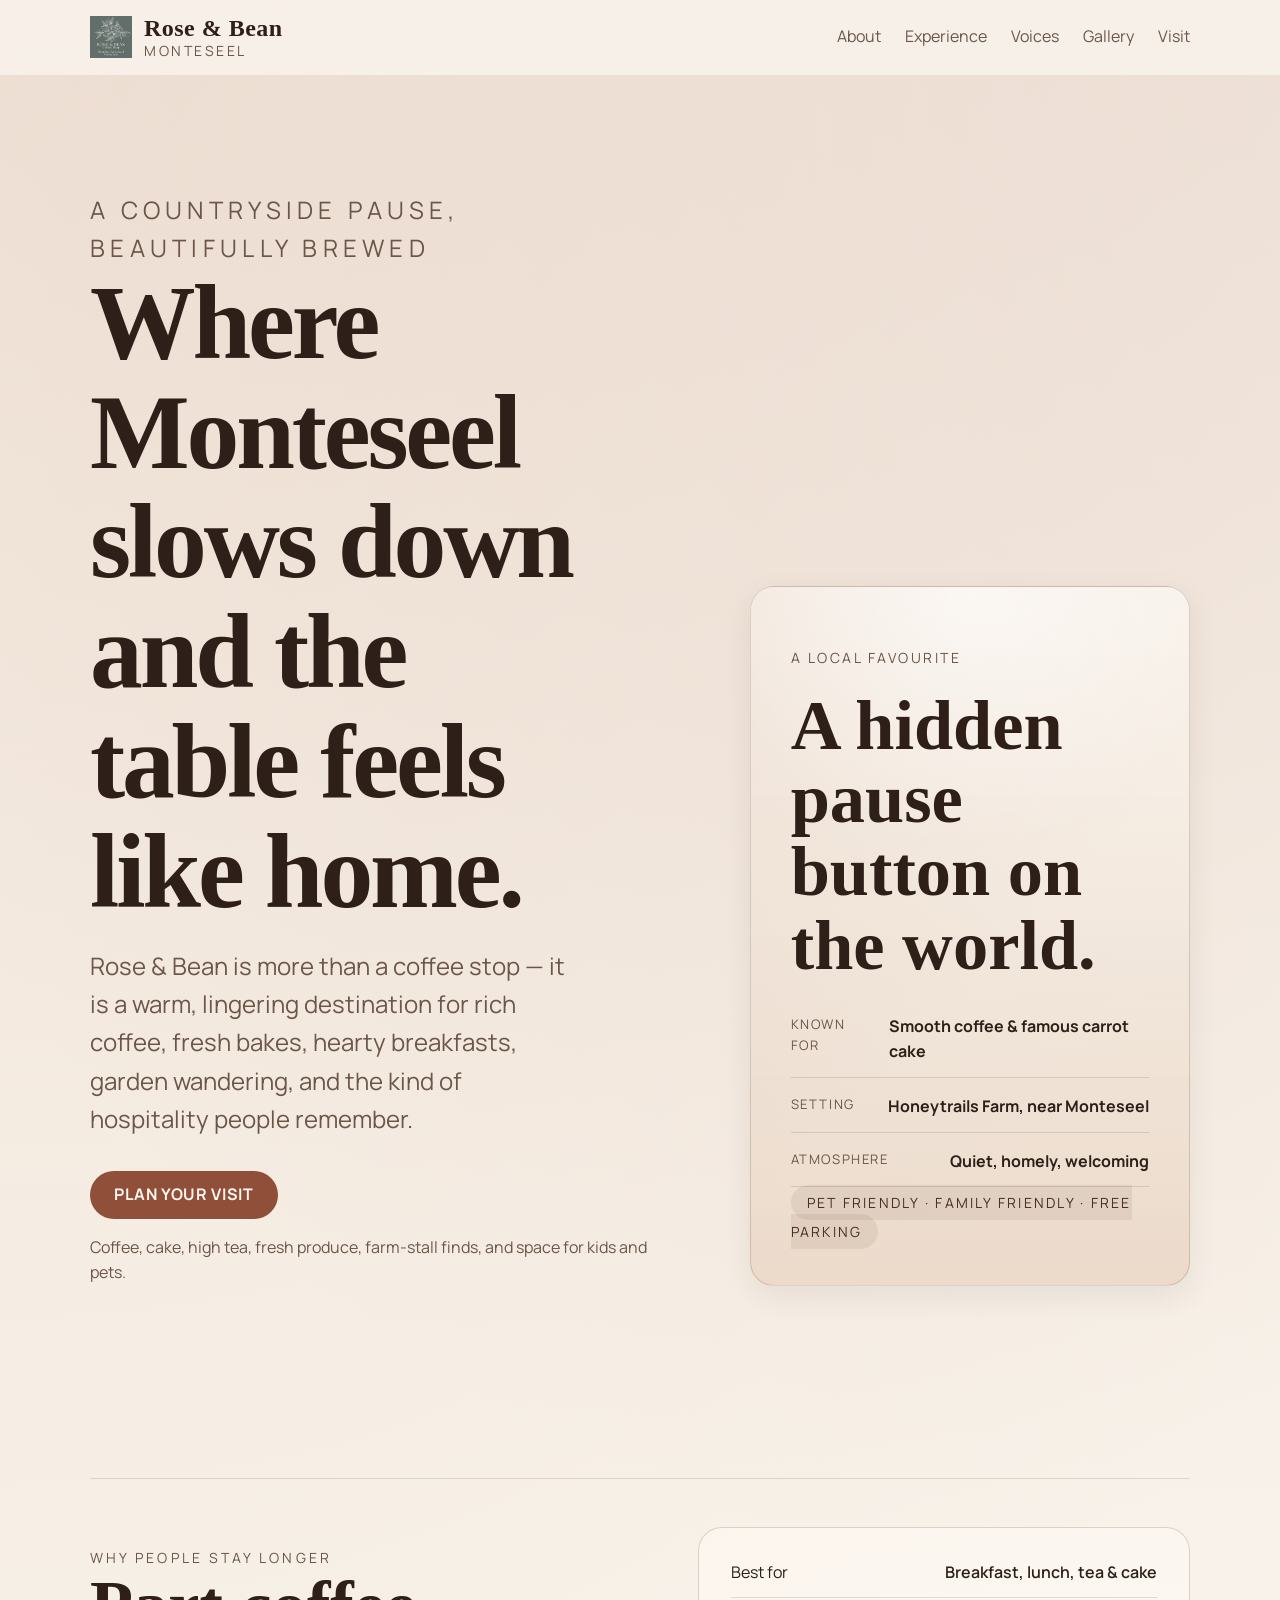
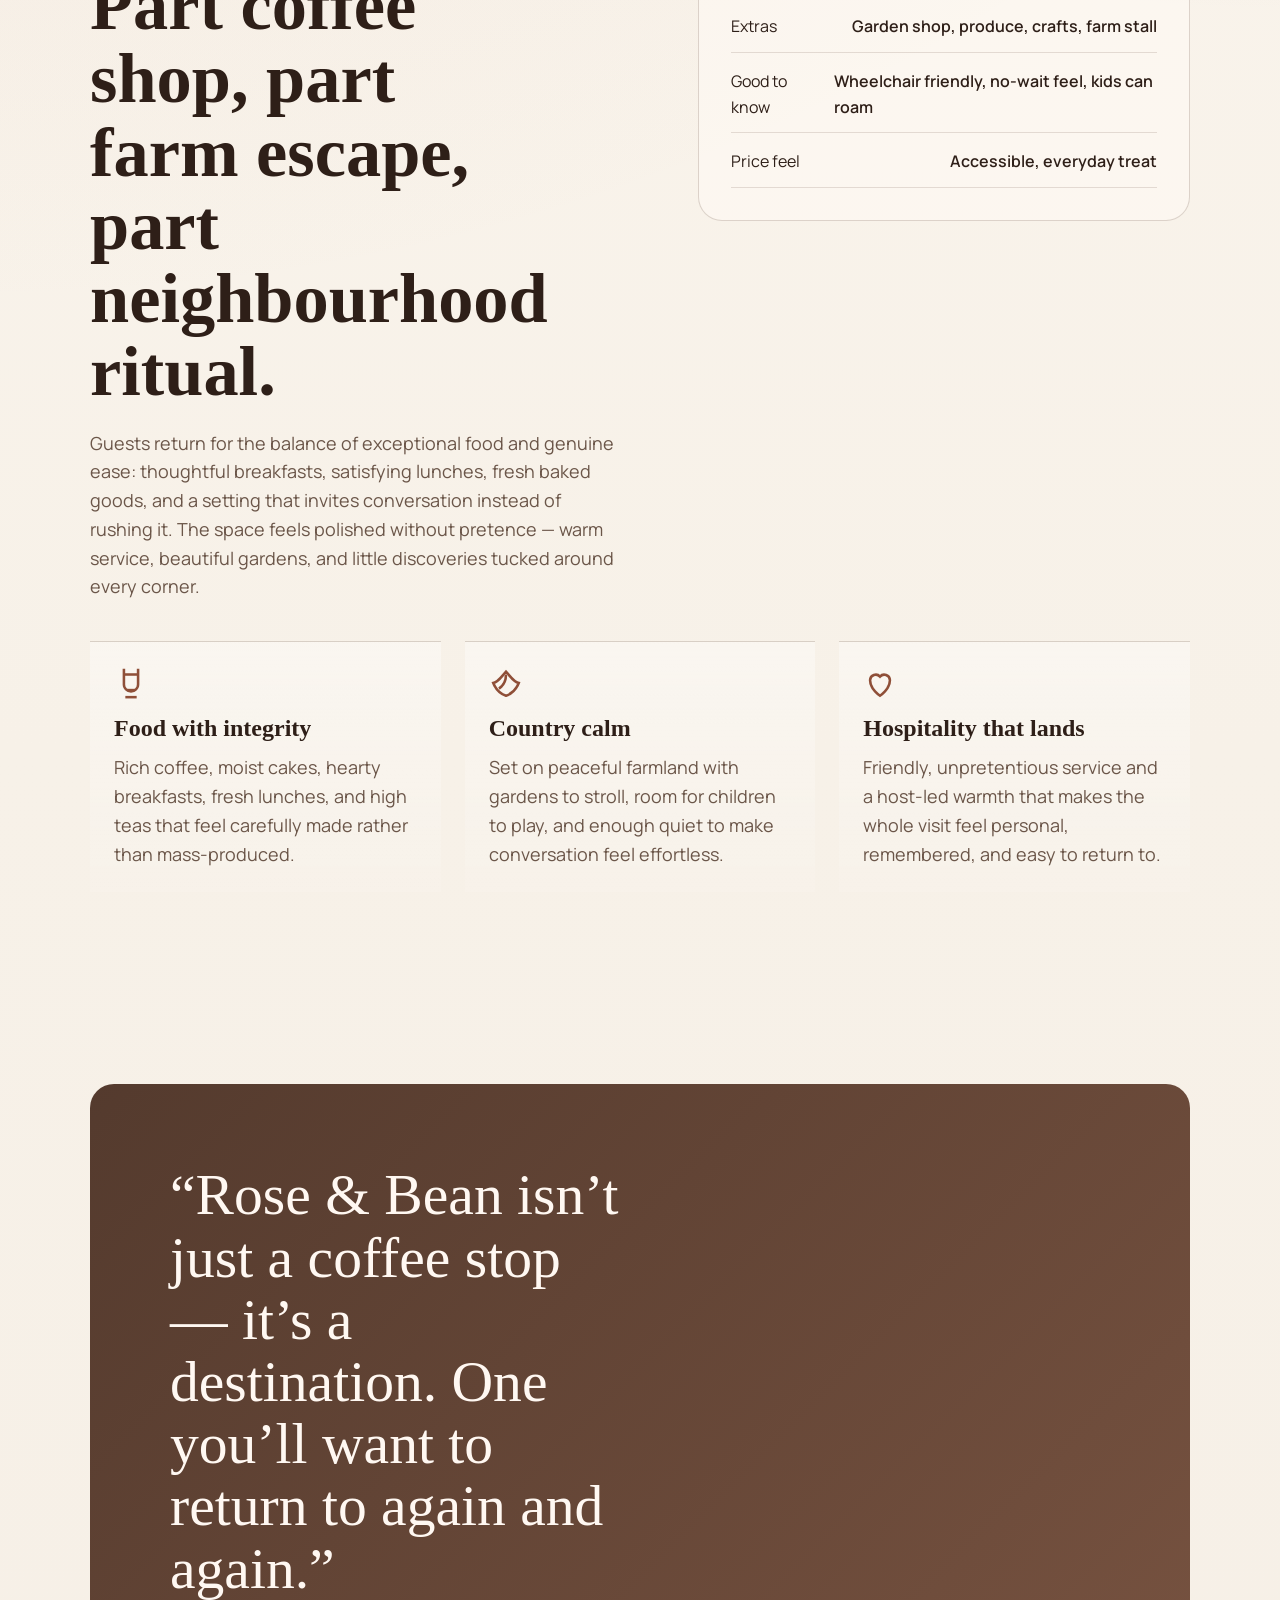
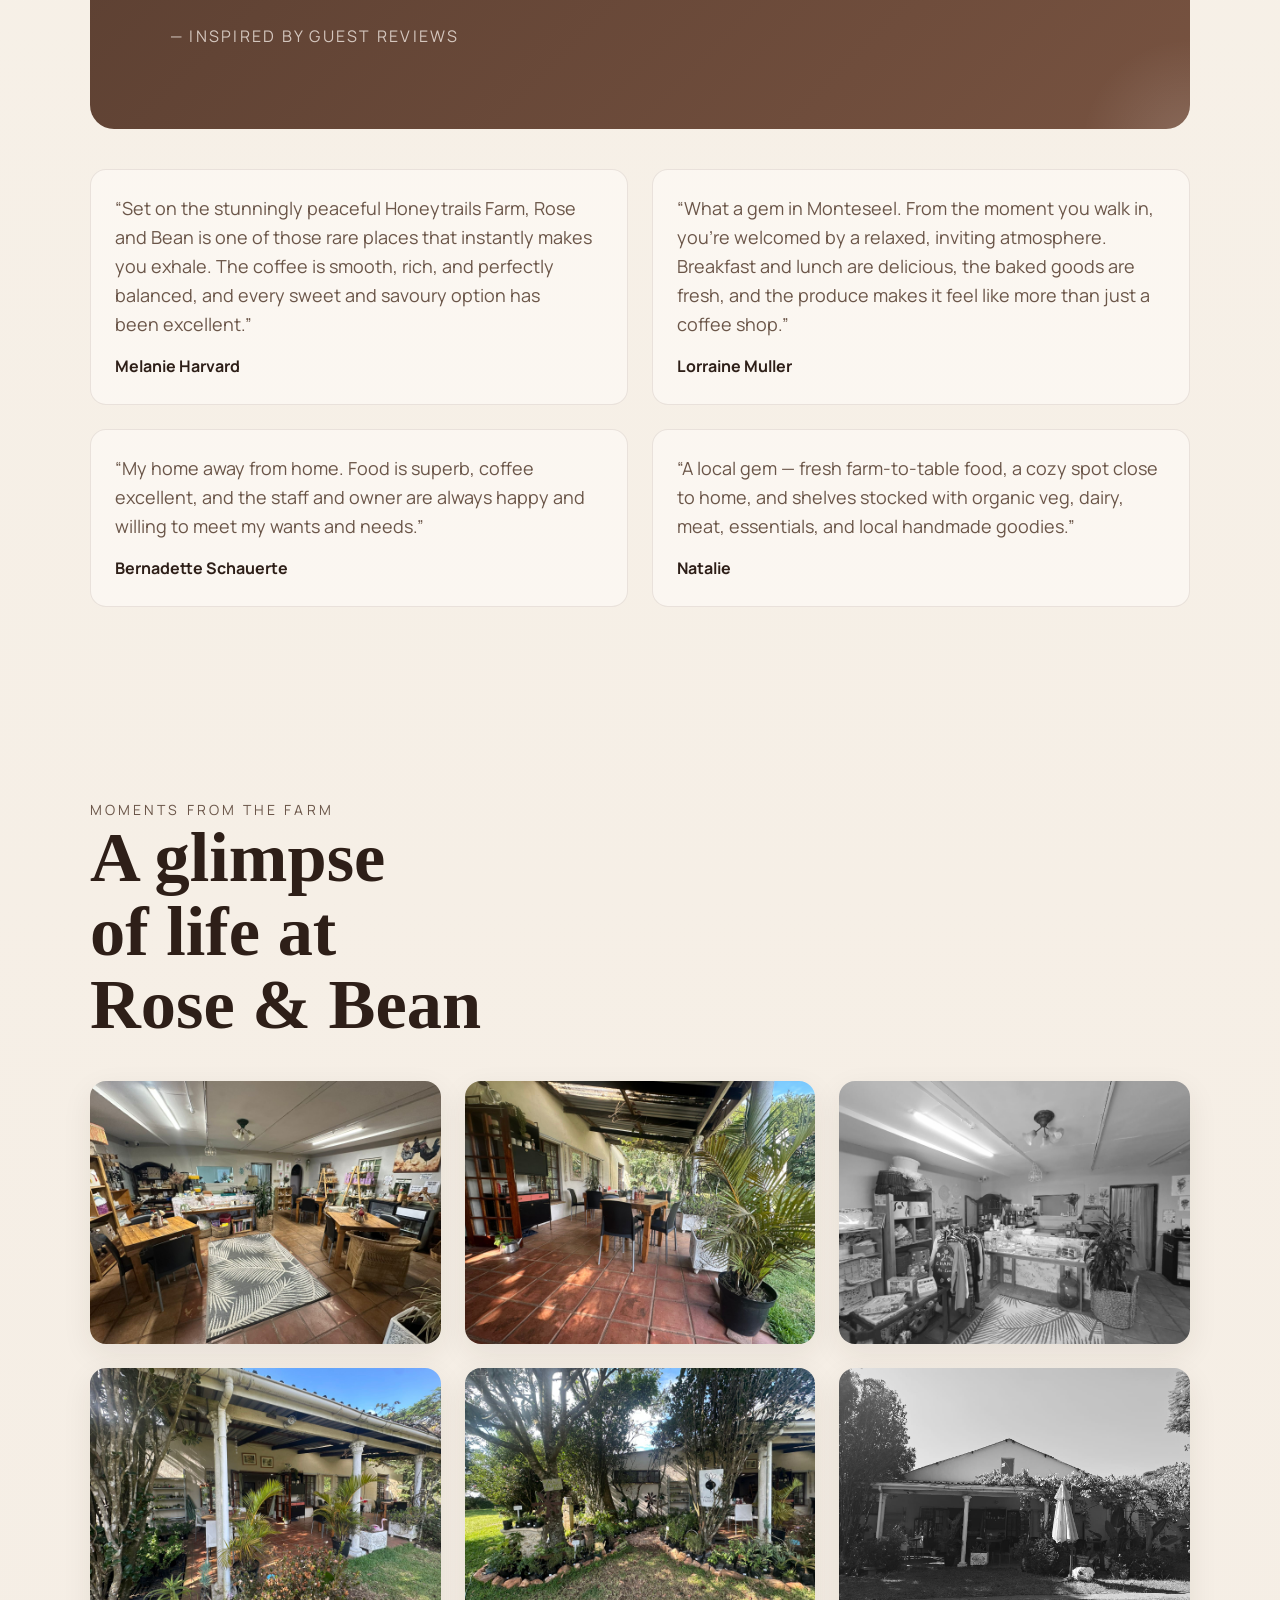
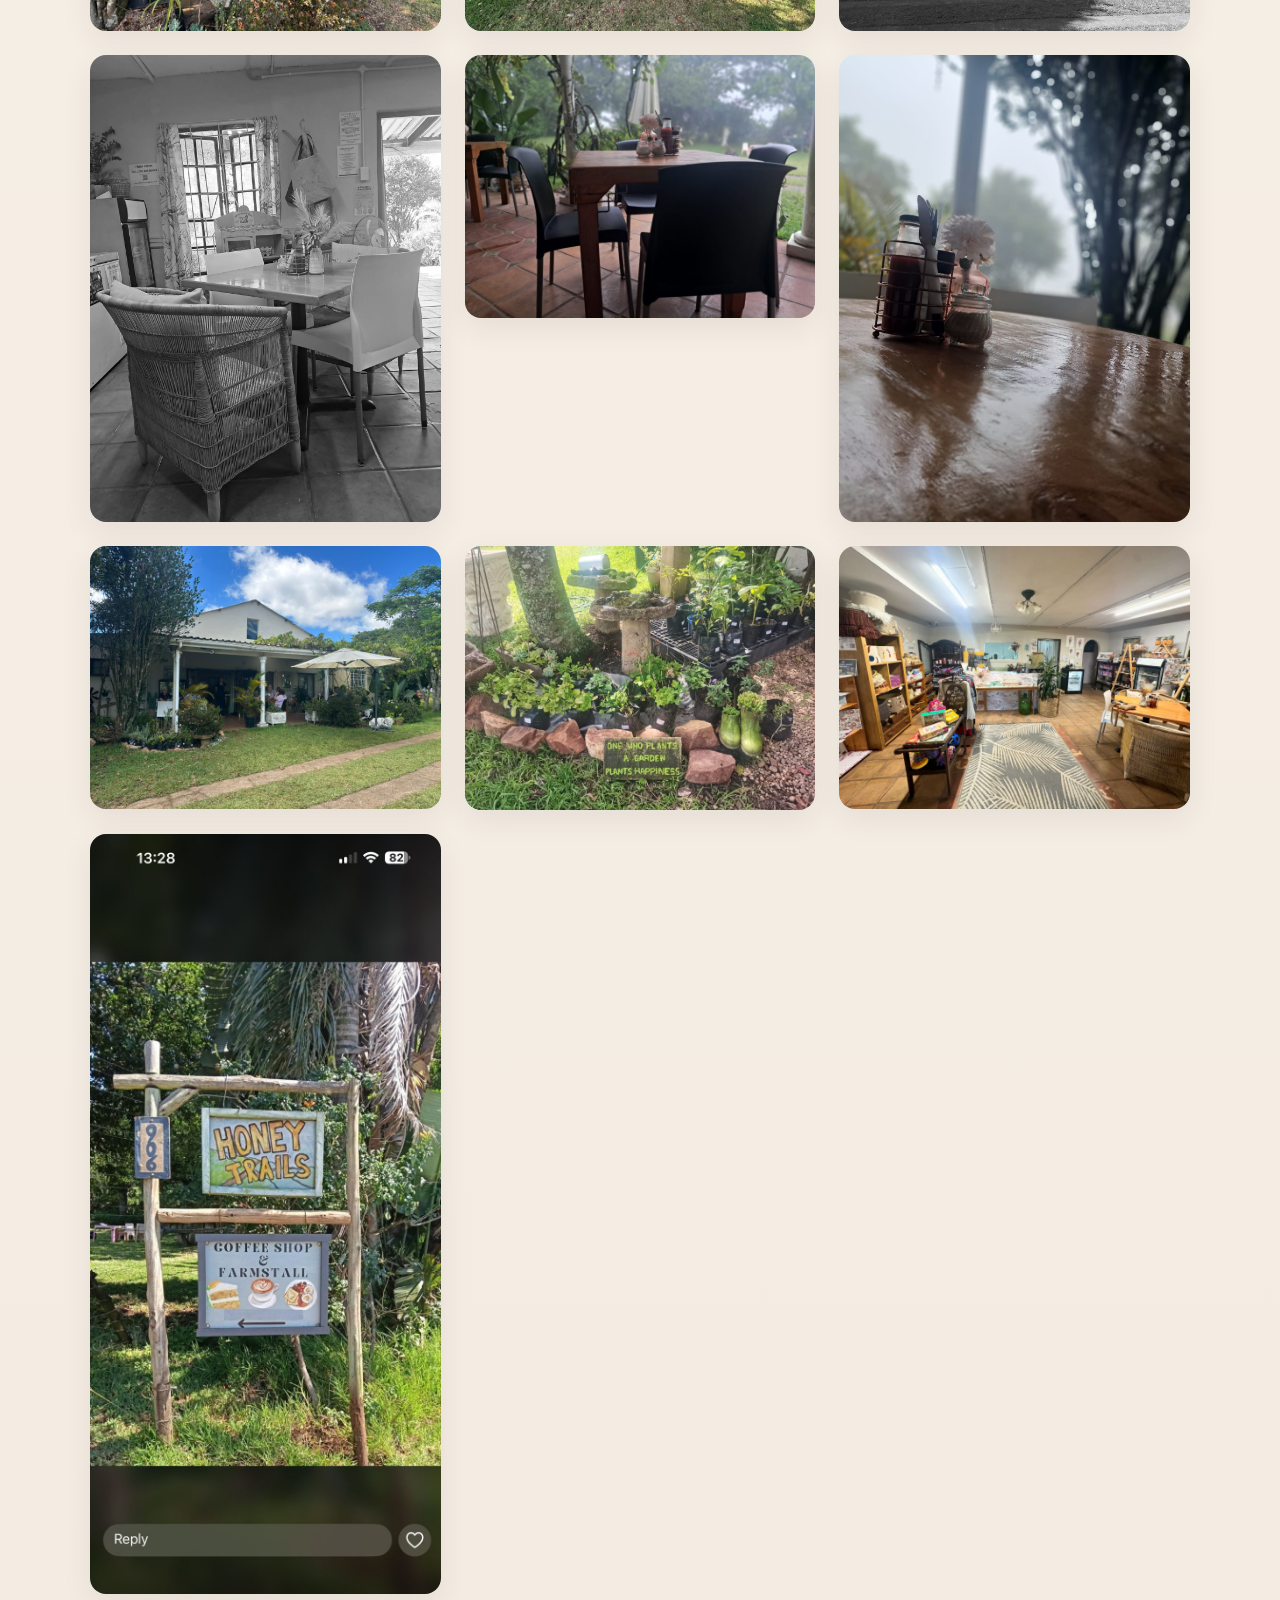
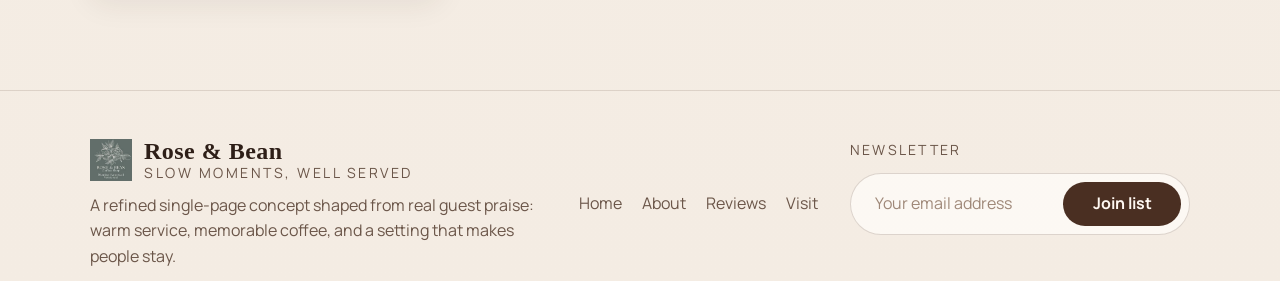
<file: index.html>
<!DOCTYPE html>
<html lang="en">
<head>
  <meta charset="UTF-8" />
  <meta name="viewport" content="width=device-width, initial-scale=1.0" />
  <meta http-equiv="refresh" content="0; url=rose-and-bean-landing.html" />
  <meta name="robots" content="noindex" />
  <title>Rose & Bean</title>
  <style>
    html, body {
      height: 100%;
      margin: 0;
      font-family: Arial, Helvetica, sans-serif;
      background: #f7f1e8;
      color: #2e1f18;
    }
    body {
      display: grid;
      place-items: center;
      padding: 24px;
      text-align: center;
    }
    a {
      color: #8f4f38;
    }
    .card {
      max-width: 640px;
      padding: 32px 28px;
      border: 1px solid rgba(72, 46, 31, 0.14);
      border-radius: 16px;
      background: rgba(251, 247, 241, 0.85);
    }
    p { margin: 0 0 12px; line-height: 1.5; }
  </style>
</head>
<body>
  <div class="card">
    <p>Redirecting to the Rose &amp; Bean landing page.</p>
    <p>If you are not redirected automatically, <a href="rose-and-bean-landing.html">open the landing page</a>.</p>
  </div>
</body>
</html>
</file>
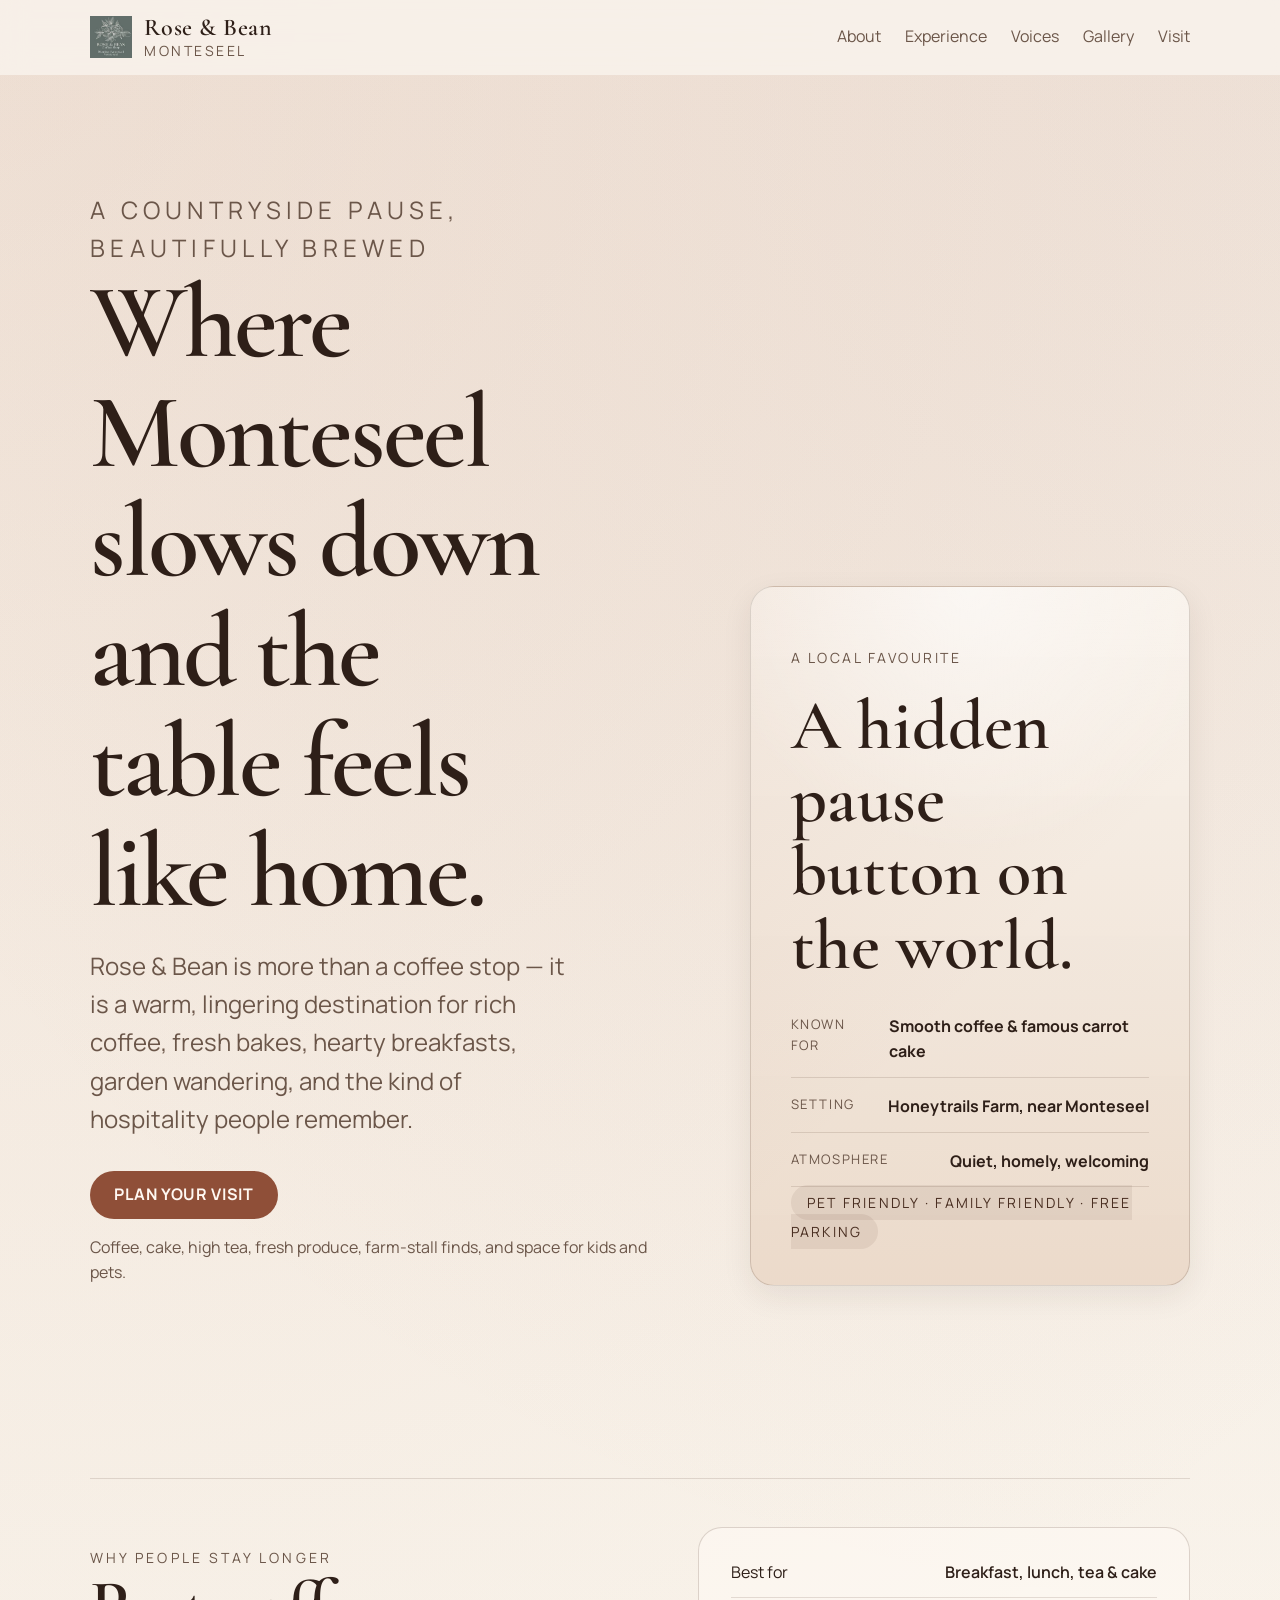
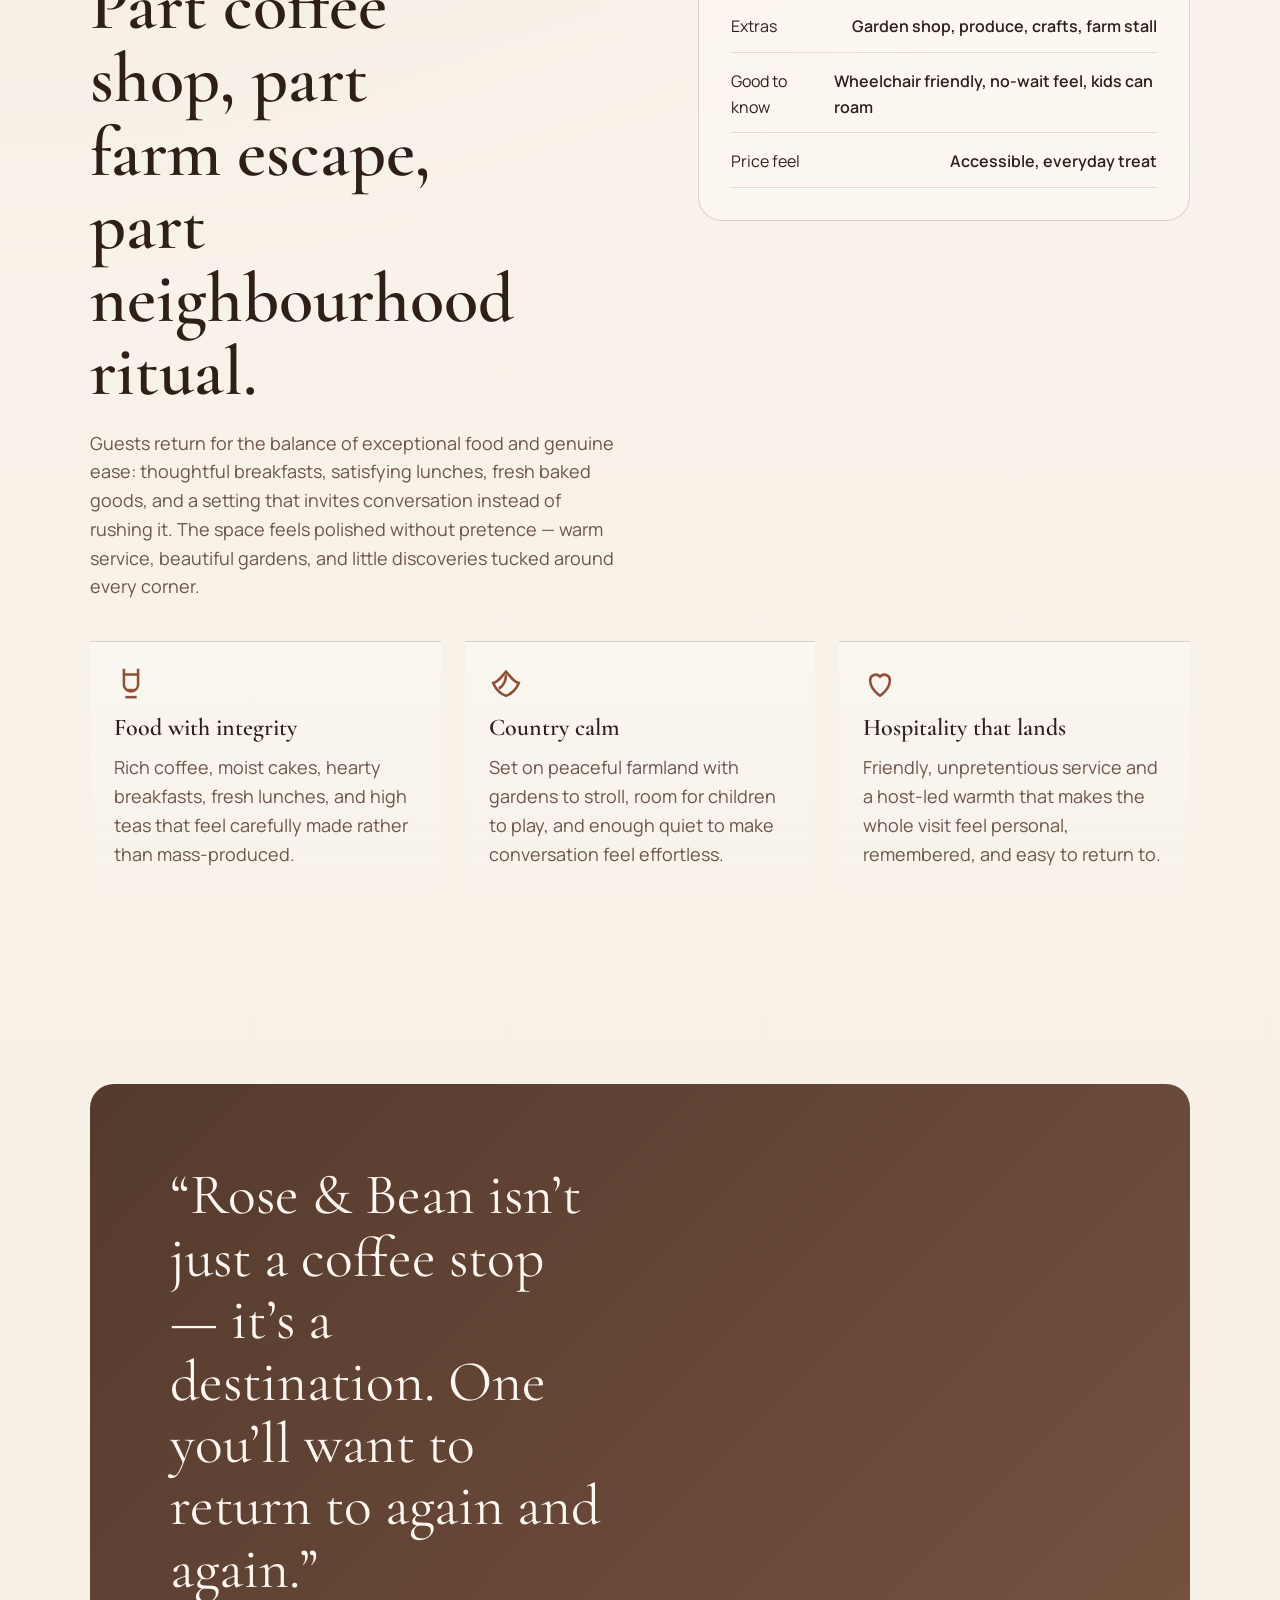
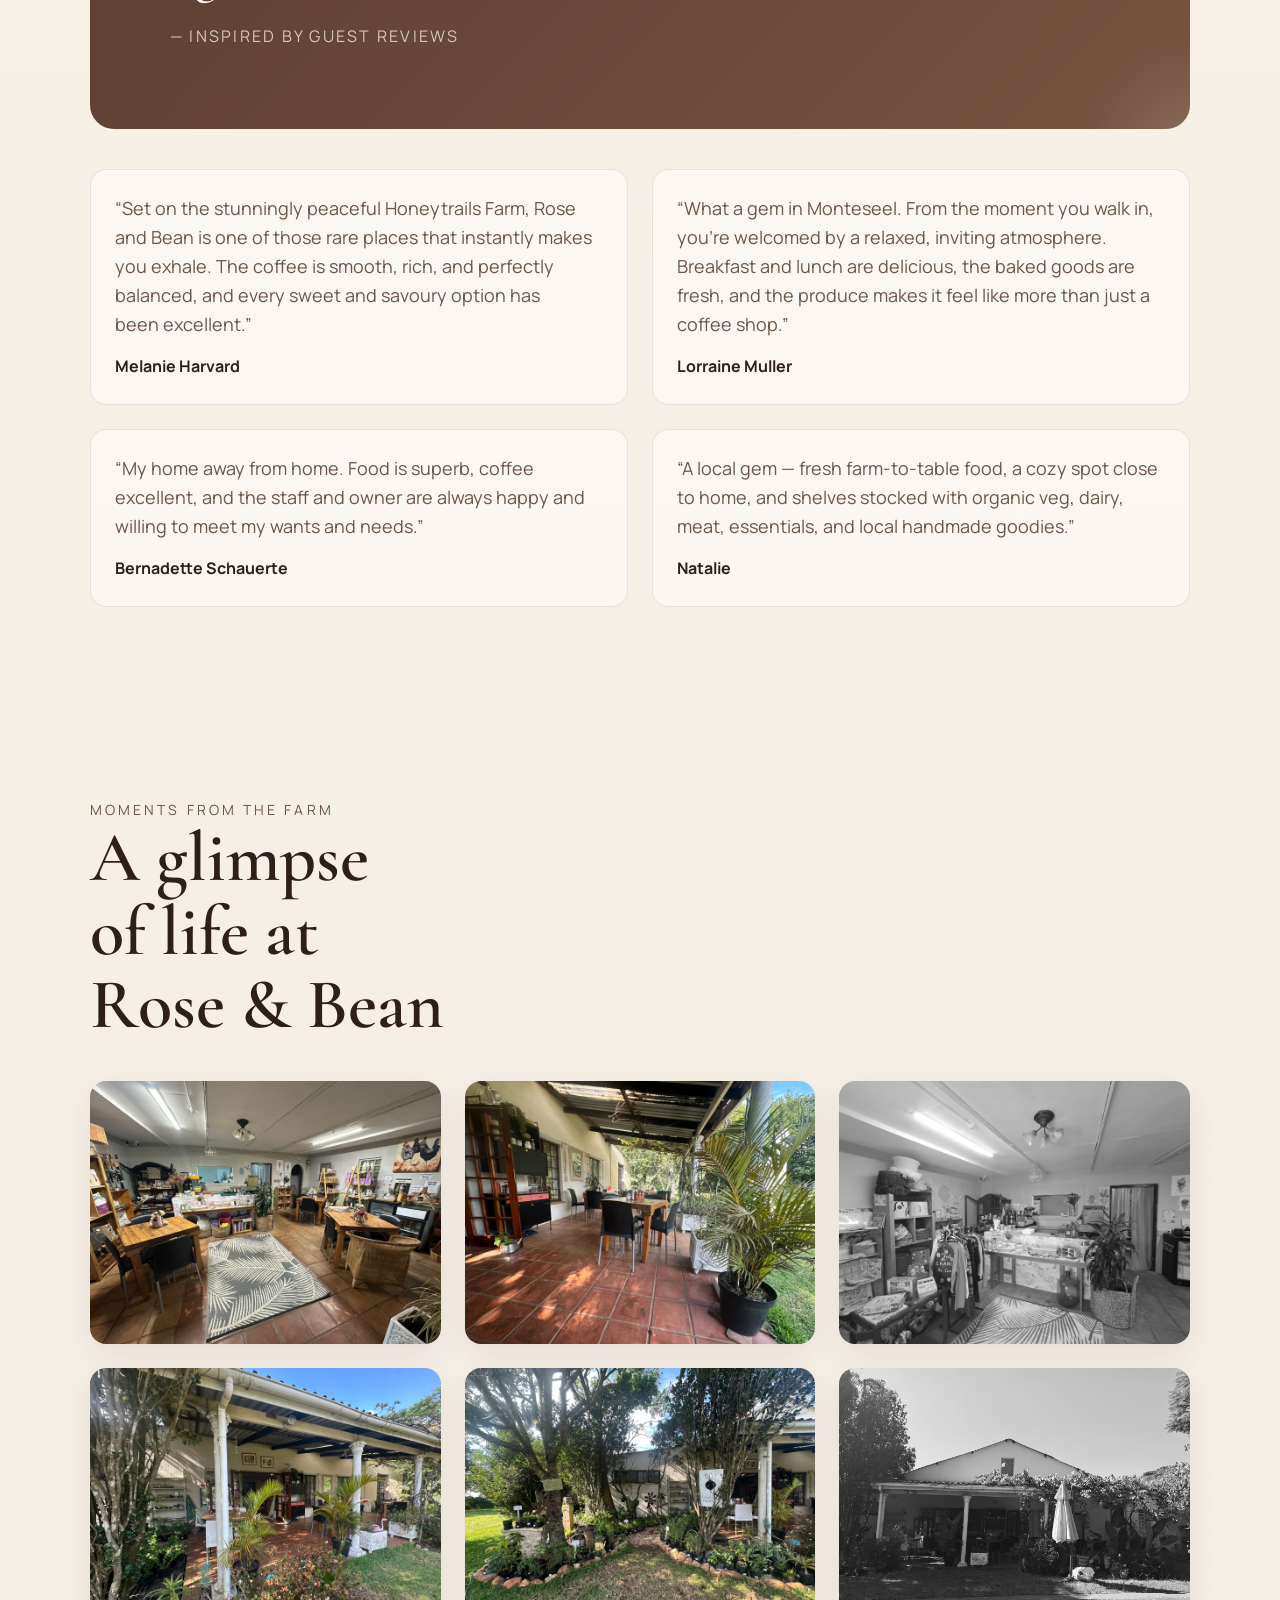
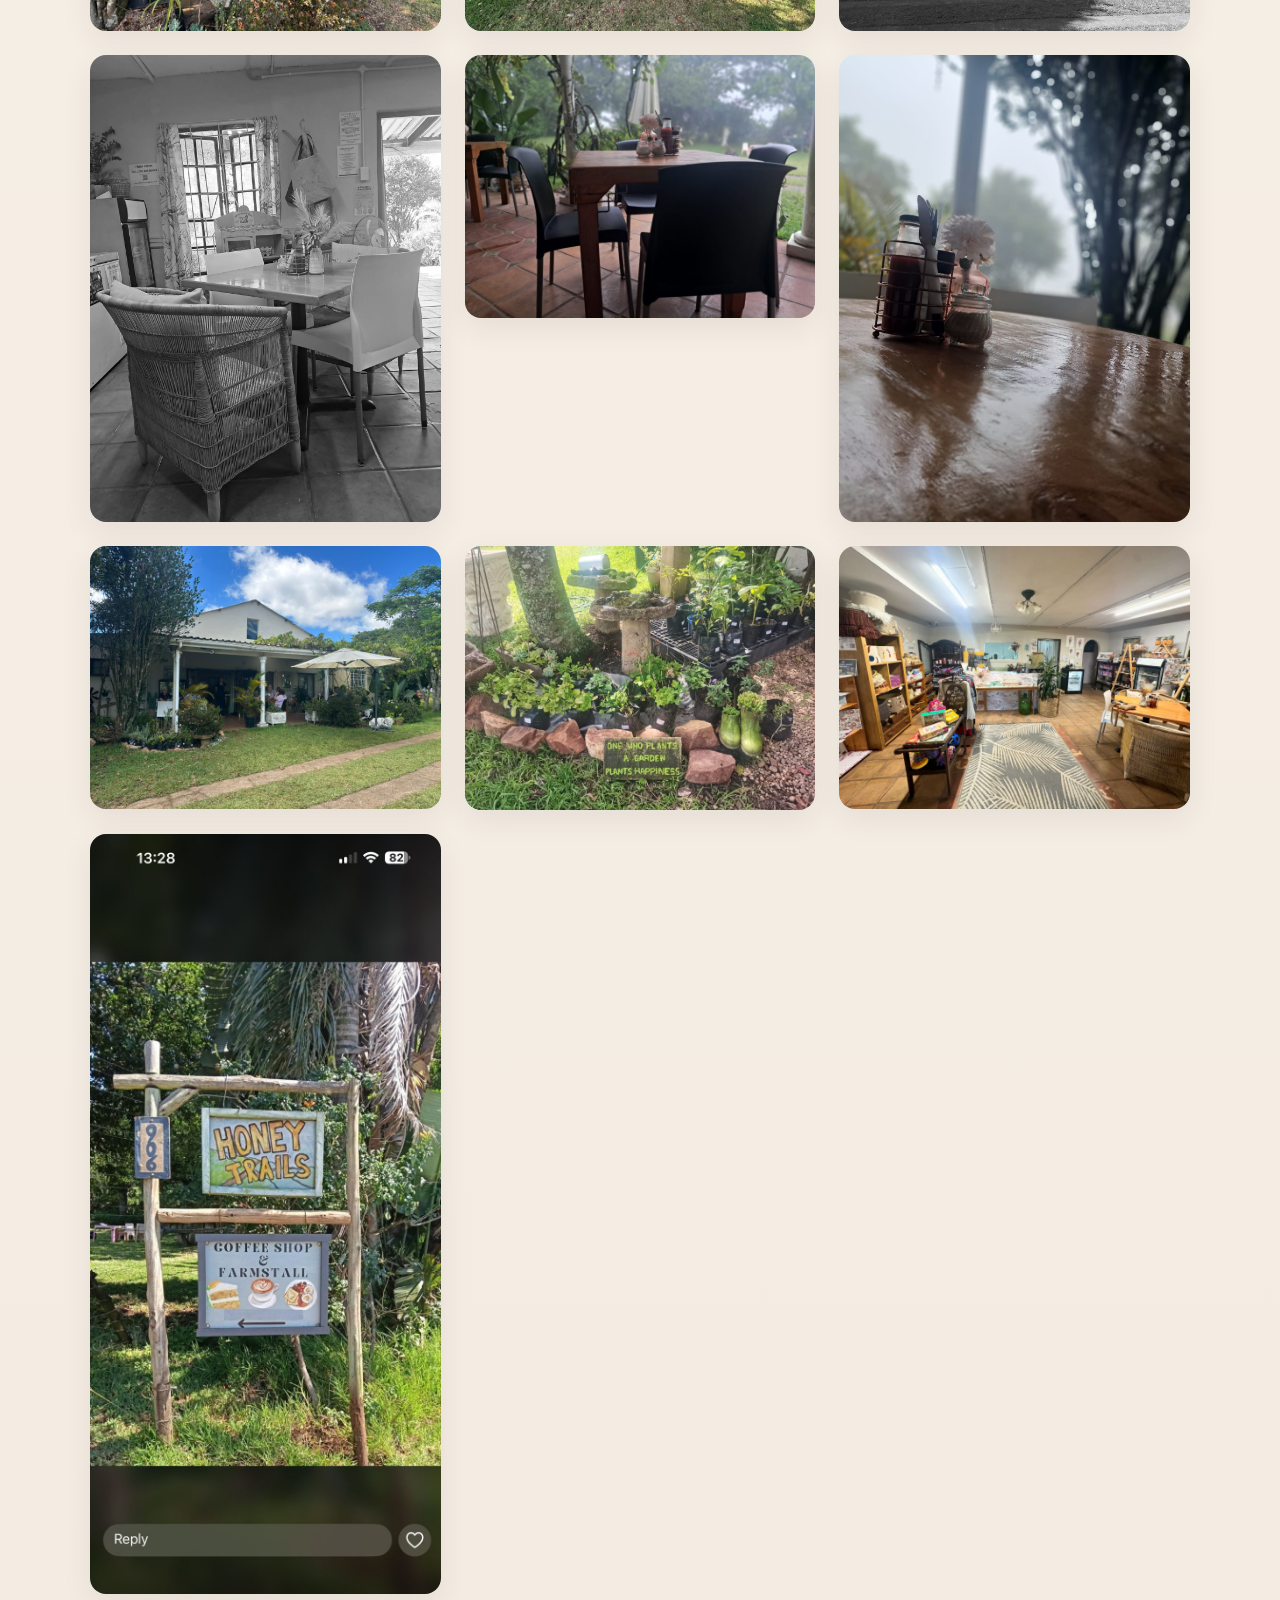
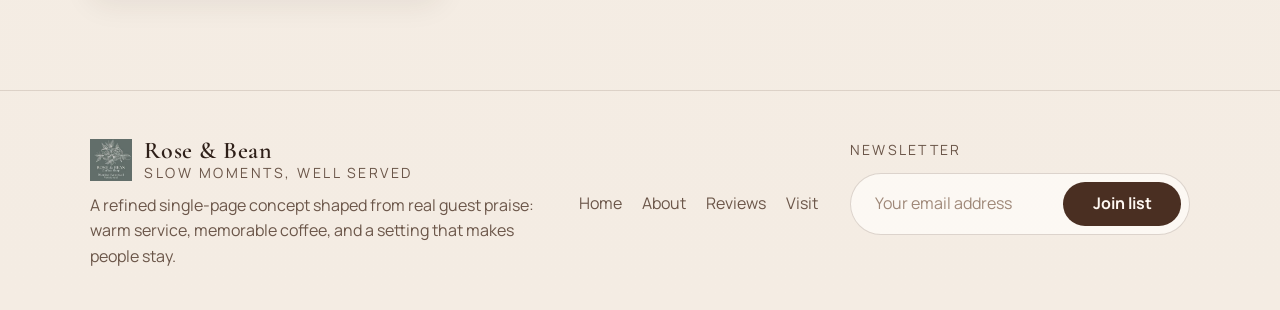
<file: rose-and-bean-landing.html>
<!DOCTYPE html>
<html lang="en" data-theme="light">
<head>
  <meta charset="UTF-8" />
  <meta name="viewport" content="width=device-width, initial-scale=1.0" />
  <title>Rose & Bean | Editorial Landing Page</title>
  <meta name="description" content="Rose & Bean is a warm countryside coffee shop destination in Monteseel, known for exceptional coffee, fresh bakes, farm produce, and heartfelt hospitality." />
  <meta property="og:title" content="Rose & Bean | Editorial Landing Page" />
  <meta property="og:description" content="A warm countryside stop for coffee, cake, breakfasts, lunches, and slow moments in Monteseel." />
  <meta property="og:type" content="website" />
  <link rel="preconnect" href="https://fonts.googleapis.com">
  <link rel="preconnect" href="https://fonts.gstatic.com" crossorigin>
  <link href="https://fonts.googleapis.com/css2?family=Cormorant+Garamond:wght@500;600;700&family=Manrope:wght@400;500;600;700&display=swap" rel="stylesheet">
  <style>
    :root,
    [data-theme="light"] {
      --text-xs: clamp(0.75rem, 0.7rem + 0.25vw, 0.875rem);
      --text-sm: clamp(0.875rem, 0.8rem + 0.35vw, 1rem);
      --text-base: clamp(1rem, 0.95rem + 0.25vw, 1.125rem);
      --text-lg: clamp(1.125rem, 1rem + 0.75vw, 1.5rem);
      --text-xl: clamp(1.5rem, 1.2rem + 1.25vw, 2.25rem);
      --text-2xl: clamp(2.4rem, 1.2rem + 4vw, 5rem);
      --text-hero: clamp(3.4rem, 1rem + 7vw, 7rem);

      --space-1: 0.25rem;
      --space-2: 0.5rem;
      --space-3: 0.75rem;
      --space-4: 1rem;
      --space-5: 1.25rem;
      --space-6: 1.5rem;
      --space-8: 2rem;
      --space-10: 2.5rem;
      --space-12: 3rem;
      --space-16: 4rem;
      --space-20: 5rem;
      --space-24: 6rem;
      --space-32: 8rem;

      --color-bg: #f7f1e8;
      --color-surface: #fbf7f1;
      --color-surface-2: #f0e5d9;
      --color-surface-offset: #ead8c8;
      --color-surface-offset-2: #ddc2af;
      --color-surface-dynamic: #cfb29b;
      --color-divider: rgba(72, 46, 31, 0.14);
      --color-border: rgba(72, 46, 31, 0.18);
      --color-text: #2e1f18;
      --color-text-muted: #6b5649;
      --color-text-faint: #9f8878;
      --color-text-inverse: #fff8f2;
      --color-primary: #8f4f38;
      --color-primary-hover: #78412e;
      --color-primary-active: #603324;
      --color-primary-highlight: rgba(143, 79, 56, 0.12);
      --color-accent: #b67d5d;
      --color-deep: #4a2f22;
      --shadow-sm: 0 1px 2px rgba(54, 33, 24, 0.05);
      --shadow-md: 0 10px 30px rgba(54, 33, 24, 0.08);
      --radius-sm: 0.375rem;
      --radius-md: 0.65rem;
      --radius-lg: 1rem;
      --radius-xl: 1.5rem;
      --radius-full: 9999px;
      --transition-interactive: 180ms cubic-bezier(0.16, 1, 0.3, 1);
      --content-narrow: 720px;
      --content-default: 1100px;
      --content-wide: 1240px;
      --font-display: 'Cormorant Garamond', Georgia, serif;
      --font-body: 'Manrope', 'Helvetica Neue', Arial, sans-serif;
    }

    *,:before,:after{box-sizing:border-box;margin:0;padding:0}
    html{-moz-text-size-adjust:none;-webkit-text-size-adjust:none;text-size-adjust:none;-webkit-font-smoothing:antialiased;-moz-osx-font-smoothing:grayscale;text-rendering:optimizeLegibility;scroll-behavior:smooth;scroll-padding-top:var(--space-16)}
    body{min-height:100dvh;line-height:1.6;font-family:var(--font-body);font-size:var(--text-base);color:var(--color-text);background:
      radial-gradient(circle at top left, rgba(182,125,93,0.18), transparent 28%),
      radial-gradient(circle at top right, rgba(143,79,56,0.10), transparent 24%),
      linear-gradient(180deg, #fcf7f0 0%, var(--color-bg) 35%, #f4ece3 100%);
    }
    img,svg{display:block;max-width:100%;height:auto}
    input,button{font:inherit;color:inherit}
    a{color:inherit;text-decoration:none;transition:color var(--transition-interactive),background var(--transition-interactive),border-color var(--transition-interactive)}
    button{cursor:pointer;border:none;background:none;transition:color var(--transition-interactive),background var(--transition-interactive),border-color var(--transition-interactive),transform var(--transition-interactive)}
    h1,h2,h3{text-wrap:balance;line-height:1.04}
    p{text-wrap:pretty;max-width:68ch}
    :focus-visible{outline:2px solid var(--color-primary);outline-offset:3px;border-radius:var(--radius-sm)}
    ::selection{background:rgba(143,79,56,.18);color:var(--color-text)}

    .skip-link{position:absolute;left:var(--space-4);top:-100px;background:var(--color-primary);color:var(--color-text-inverse);padding:var(--space-3) var(--space-4);border-radius:var(--radius-full);z-index:100}
    .skip-link:focus{top:var(--space-4)}
    .container{width:min(calc(100% - 2rem), var(--content-default));margin-inline:auto}
    .section{padding-block:clamp(var(--space-12), 9vw, var(--space-24))}
    .eyebrow{font-size:var(--text-xs);letter-spacing:.22em;text-transform:uppercase;color:var(--color-text-muted)}
    .divider{height:1px;background:var(--color-divider);width:100%}

    .site-header{position:sticky;top:0;z-index:30;border-bottom:1px solid transparent;background:rgba(251,247,241,0.7);backdrop-filter:blur(14px)}
    .site-header.scrolled{border-bottom-color:var(--color-divider);background:rgba(251,247,241,0.9)}
    .header-inner{display:flex;align-items:center;justify-content:space-between;gap:var(--space-4);padding:var(--space-4) 0}
    .brand{display:flex;align-items:center;gap:var(--space-3)}
    .brand-mark{width:42px;height:42px;color:var(--color-deep)}
    .brand-wordmark{display:flex;flex-direction:column;line-height:1}
    .brand-wordmark strong{font-family:var(--font-display);font-size:1.5rem;font-weight:600;letter-spacing:.02em}
    .brand-wordmark span{font-size:var(--text-xs);letter-spacing:.18em;text-transform:uppercase;color:var(--color-text-muted);margin-top:0.2rem}
    .header-nav{display:flex;align-items:center;gap:var(--space-6)}
    .header-nav a{font-size:var(--text-sm);color:var(--color-text-muted)}
    .header-nav a:hover{color:var(--color-text)}

    .hero{padding-top:clamp(var(--space-10), 9vw, var(--space-24));padding-bottom:clamp(var(--space-12), 10vw, var(--space-24))}
    .hero-grid{display:grid;grid-template-columns:1.15fr .85fr;gap:clamp(var(--space-8), 5vw, var(--space-16));align-items:end}
    .hero-copy{padding-right:var(--space-4)}
    .hero h1{font-family:var(--font-display);font-size:var(--text-hero);font-weight:600;letter-spacing:-0.03em;max-width:12ch}
    .hero p{font-size:var(--text-lg);color:var(--color-text-muted);margin-top:var(--space-5);max-width:32ch}
    .hero-actions{display:flex;flex-wrap:wrap;gap:var(--space-4);align-items:center;margin-top:var(--space-8)}
    .btn-primary{display:inline-flex;align-items:center;justify-content:center;min-height:48px;padding:0 var(--space-6);border-radius:var(--radius-full);background:var(--color-primary);color:var(--color-text-inverse);font-size:var(--text-sm);font-weight:700;letter-spacing:.04em;text-transform:uppercase}
    .btn-primary:hover{background:var(--color-primary-hover);transform:translateY(-1px)}
    .hero-note{font-size:var(--text-sm);color:var(--color-text-muted)}

    .hero-card{position:relative;padding:clamp(var(--space-6), 5vw, var(--space-10));background:linear-gradient(180deg, rgba(251,247,241,.9), rgba(234,216,200,.92));border:1px solid var(--color-border);border-radius:var(--radius-xl);box-shadow:var(--shadow-md);overflow:hidden;min-height:520px;display:flex;flex-direction:column;justify-content:space-between}
    .hero-card::before{content:"";position:absolute;inset:0;background:radial-gradient(circle at top, rgba(255,255,255,.55), transparent 36%),linear-gradient(135deg, rgba(182,125,93,.10), transparent 55%);pointer-events:none}
    .hero-card-top,.hero-card-bottom{position:relative;z-index:1}
    .hero-card .mini-label{font-size:var(--text-xs);letter-spacing:.18em;text-transform:uppercase;color:var(--color-text-muted);margin-bottom:var(--space-5)}
    .hero-card h2{font-family:var(--font-display);font-size:var(--text-2xl);font-weight:600;max-width:10ch}
    .hero-list{display:grid;gap:var(--space-4);margin-top:var(--space-8)}
    .hero-list li{display:flex;justify-content:space-between;gap:var(--space-4);padding-bottom:var(--space-3);border-bottom:1px solid var(--color-divider);font-size:var(--text-sm)}
    .hero-list span:first-child{color:var(--color-text-muted);text-transform:uppercase;letter-spacing:.12em;font-size:.82em}
    .hero-badge{align-self:flex-start;padding:var(--space-2) var(--space-4);border-radius:var(--radius-full);background:rgba(74,47,34,.08);font-size:var(--text-xs);letter-spacing:.16em;text-transform:uppercase;color:var(--color-deep)}

    .about-grid{display:grid;grid-template-columns:repeat(3, 1fr);gap:var(--space-6);margin-top:var(--space-10)}
    .feature-card{padding:var(--space-6);border-top:1px solid var(--color-border);background:linear-gradient(180deg, rgba(255,255,255,.36), rgba(255,255,255,.08))}
    .feature-icon{width:34px;height:34px;color:var(--color-primary);margin-bottom:var(--space-4)}
    .feature-card h3{font-size:var(--text-lg);font-family:var(--font-display);font-weight:600;margin-bottom:var(--space-3)}
    .feature-card p{color:var(--color-text-muted)}

    .story-wrap{display:grid;grid-template-columns:minmax(0, 1.05fr) minmax(260px, .95fr);gap:clamp(var(--space-8), 5vw, var(--space-16));align-items:start}
    .story-copy h2,.section-title{font-family:var(--font-display);font-size:var(--text-2xl);font-weight:600;max-width:12ch}
    .story-copy p{margin-top:var(--space-5);color:var(--color-text-muted)}
    .story-panel{padding:var(--space-8);background:rgba(255,250,244,.55);border:1px solid var(--color-border);border-radius:var(--radius-xl)}
    .story-panel ul{list-style:none;display:grid;gap:var(--space-4)}
    .story-panel li{display:flex;justify-content:space-between;gap:var(--space-4);padding-bottom:var(--space-3);border-bottom:1px solid var(--color-divider);font-size:var(--text-sm)}
    .story-panel strong{font-weight:600}

    .quote-band{position:relative;padding:clamp(var(--space-12), 8vw, var(--space-20));background:linear-gradient(135deg, rgba(74,47,34,0.94), rgba(108,69,50,0.92));border-radius:var(--radius-xl);overflow:hidden}
    .quote-band::after{content:"";position:absolute;inset:auto -10% -20% auto;width:220px;height:220px;border-radius:50%;background:radial-gradient(circle, rgba(255,255,255,.14), transparent 70%)}
    .quote-band blockquote{position:relative;z-index:1;font-family:var(--font-display);font-size:clamp(2rem, 1.2rem + 3vw, 4rem);line-height:1.08;color:var(--color-text-inverse);max-width:16ch}
    .quote-band footer{position:relative;z-index:1;margin-top:var(--space-6);font-size:var(--text-sm);letter-spacing:.14em;text-transform:uppercase;color:rgba(255,248,242,.72)}

    .reviews-grid{display:grid;grid-template-columns:repeat(2, minmax(0,1fr));gap:var(--space-6);margin-top:var(--space-10)}
    .review-card{padding:var(--space-6);background:rgba(255,252,248,.58);border:1px solid rgba(72,46,31,.10);border-radius:var(--radius-lg)}
    .review-card p{color:var(--color-text-muted)}
    .review-card .name{display:block;margin-top:var(--space-4);font-size:var(--text-sm);font-weight:700;color:var(--color-text)}

    .site-footer{padding-block:var(--space-12) var(--space-10);border-top:1px solid var(--color-divider)}
    .footer-grid{display:grid;grid-template-columns:1fr auto minmax(260px, 340px);gap:var(--space-8);align-items:start}
    .footer-brand p{margin-top:var(--space-3);font-size:var(--text-sm);color:var(--color-text-muted)}
    .footer-nav{display:flex;gap:var(--space-5);flex-wrap:wrap;align-self:center}
    .footer-nav a{font-size:var(--text-sm);color:var(--color-text-muted)}
    .newsletter label{display:block;font-size:var(--text-xs);letter-spacing:.16em;text-transform:uppercase;color:var(--color-text-muted);margin-bottom:var(--space-3)}
    .newsletter-row{display:flex;gap:var(--space-3);padding:var(--space-2);border:1px solid var(--color-border);border-radius:var(--radius-full);background:rgba(255,252,248,.74)}
    .newsletter-row input{width:100%;min-height:44px;border:none;background:transparent;padding:0 var(--space-4);font-size:var(--text-sm)}
    .newsletter-row input::placeholder{color:var(--color-text-faint)}
    .newsletter-row button{min-width:118px;min-height:44px;padding:0 var(--space-4);border-radius:var(--radius-full);background:var(--color-deep);color:var(--color-text-inverse);font-size:var(--text-sm);font-weight:700}
    .newsletter-row button:hover{background:#362117}

    @media (max-width: 980px){
      .hero-grid,.story-wrap,.footer-grid{grid-template-columns:1fr}
      .hero-copy{padding-right:0}
      .about-grid{grid-template-columns:1fr}
      .reviews-grid{grid-template-columns:1fr}
      .header-nav{gap:var(--space-4)}
      .hero-card{min-height:auto}
    }

    @media (max-width: 720px){
      .container{width:min(calc(100% - 1.25rem), var(--content-default))}
      .header-inner{align-items:flex-start;flex-direction:column}
      .header-nav{flex-wrap:wrap;gap:var(--space-3)}
      .hero{padding-top:var(--space-8)}
      .hero-actions{align-items:flex-start;flex-direction:column}
      .story-panel,.feature-card,.review-card,.quote-band{padding:var(--space-5)}
      .footer-nav{order:3}
      .newsletter-row{flex-direction:column;border-radius:var(--radius-lg);padding:var(--space-3)}
      .newsletter-row button{width:100%}
    }

    @media (prefers-reduced-motion: reduce){
      html{scroll-behavior:auto}
      *,*::before,*::after{animation-duration:.01ms!important;animation-iteration-count:1!important;transition-duration:.01ms!important}
    }
  </style>
</head>
<body>
  <a class="skip-link" href="#main-content">Skip to content</a>

    <header class="site-header" id="top">
      <div class="container header-inner">
          <a class="brand" href="#top" aria-label="Rose and Bean home">
            <img src="Images/rab-logo.jpg" alt="Rose & Bean logo" class="brand-mark">
            <span class="brand-wordmark">
              <strong>Rose &amp; Bean</strong>
              <span>Monteseel</span>
            </span>
          </a>
        <nav class="header-nav" aria-label="Primary">
          <a href="#about">About</a>
          <a href="#experience">Experience</a>
          <a href="#voices">Voices</a>
          <a href="#gallery">Gallery</a>
          <a href="#visit">Visit</a>
        </nav>
      </div>
    </header>

    <main id="main-content">
      <section class="hero">
      <div class="container hero-grid">
          <div class="hero-copy">
            <p class="eyebrow">A countryside pause, beautifully brewed</p>
            <h1>Where Monteseel slows down and the table feels like home.</h1>
            <p>Rose &amp; Bean is more than a coffee stop — it is a warm, lingering destination for rich coffee, fresh bakes, hearty breakfasts, garden wandering, and the kind of hospitality people remember.</p>
          <div class="hero-actions">
            <a class="btn-primary" href="#visit">Plan your visit</a>
            <span class="hero-note">Coffee, cake, high tea, fresh produce, farm-stall finds, and space for kids and pets.</span>
          </div>
        </div>

        <aside class="hero-card" aria-label="Rose and Bean highlights">
          <div class="hero-card-top">
            <p class="mini-label">A local favourite</p>
            <h2>A hidden pause button on the world.</h2>
            <ul class="hero-list" role="list">
              <li><span>Known for</span><strong>Smooth coffee &amp; famous carrot cake</strong></li>
              <li><span>Setting</span><strong>Honeytrails Farm, near Monteseel</strong></li>
              <li><span>Atmosphere</span><strong>Quiet, homely, welcoming</strong></li>
            </ul>
          </div>
          <div class="hero-card-bottom">
            <span class="hero-badge">Pet friendly · Family friendly · Free parking</span>
          </div>
        </aside>
      </div>
    </section>

    <section class="section" id="about">
      <div class="container">
        <div class="divider" aria-hidden="true"></div>
        <div class="story-wrap" style="margin-top: clamp(var(--space-8), 6vw, var(--space-12));">
          <div class="story-copy">
            <p class="eyebrow">Why people stay longer</p>
            <h2>Part coffee shop, part farm escape, part neighbourhood ritual.</h2>
            <p>Guests return for the balance of exceptional food and genuine ease: thoughtful breakfasts, satisfying lunches, fresh baked goods, and a setting that invites conversation instead of rushing it. The space feels polished without pretence — warm service, beautiful gardens, and little discoveries tucked around every corner.</p>
          </div>
          <div class="story-panel" id="visit">
            <ul>
              <li><span>Best for</span><strong>Breakfast, lunch, tea &amp; cake</strong></li>
              <li><span>Extras</span><strong>Garden shop, produce, crafts, farm stall</strong></li>
              <li><span>Good to know</span><strong>Wheelchair friendly, no-wait feel, kids can roam</strong></li>
              <li><span>Price feel</span><strong>Accessible, everyday treat</strong></li>
            </ul>
          </div>
        </div>

        <div class="about-grid" id="experience">
          <article class="feature-card">
            <svg class="feature-icon" viewBox="0 0 24 24" fill="none" stroke="currentColor" stroke-width="1.8" aria-hidden="true">
              <path d="M7 2v11a5 5 0 0 0 10 0V2"/>
              <path d="M7 6h10"/>
              <path d="M9 17h6"/>
              <path d="M8 22h8"/>
            </svg>
            <h3>Food with integrity</h3>
            <p>Rich coffee, moist cakes, hearty breakfasts, fresh lunches, and high teas that feel carefully made rather than mass-produced.</p>
          </article>

          <article class="feature-card">
            <svg class="feature-icon" viewBox="0 0 24 24" fill="none" stroke="currentColor" stroke-width="1.8" aria-hidden="true">
              <path d="M3 12c4-1 6-5 9-8 3 3 5 7 9 8-2 5-6 8-9 9-3-1-7-4-9-9Z"/>
              <path d="M12 6c0 5-2 8-5 10"/>
            </svg>
            <h3>Country calm</h3>
            <p>Set on peaceful farmland with gardens to stroll, room for children to play, and enough quiet to make conversation feel effortless.</p>
          </article>

          <article class="feature-card">
            <svg class="feature-icon" viewBox="0 0 24 24" fill="none" stroke="currentColor" stroke-width="1.8" aria-hidden="true">
              <path d="M12 21s-7-4.4-7-11a4 4 0 0 1 7-2.5A4 4 0 0 1 19 10c0 6.6-7 11-7 11Z"/>
            </svg>
            <h3>Hospitality that lands</h3>
            <p>Friendly, unpretentious service and a host-led warmth that makes the whole visit feel personal, remembered, and easy to return to.</p>
          </article>
        </div>
      </div>
    </section>

    <section class="section" id="voices">
      <div class="container">
        <div class="quote-band">
          <blockquote>
            “Rose &amp; Bean isn’t just a coffee stop — it’s a destination. One you’ll want to return to again and again.”
          </blockquote>
          <footer>— Inspired by guest reviews</footer>
        </div>

        <div class="reviews-grid" aria-label="Selected guest impressions">
          <article class="review-card">
            <p>“Set on the stunningly peaceful Honeytrails Farm, Rose and Bean is one of those rare places that instantly makes you exhale. The coffee is smooth, rich, and perfectly balanced, and every sweet and savoury option has been excellent.”</p>
            <span class="name">Melanie Harvard</span>
          </article>
          <article class="review-card">
            <p>“What a gem in Monteseel. From the moment you walk in, you’re welcomed by a relaxed, inviting atmosphere. Breakfast and lunch are delicious, the baked goods are fresh, and the produce makes it feel like more than just a coffee shop.”</p>
            <span class="name">Lorraine Muller</span>
          </article>
          <article class="review-card">
            <p>“My home away from home. Food is superb, coffee excellent, and the staff and owner are always happy and willing to meet my wants and needs.”</p>
            <span class="name">Bernadette Schauerte</span>
          </article>
          <article class="review-card">
            <p>“A local gem — fresh farm-to-table food, a cozy spot close to home, and shelves stocked with organic veg, dairy, meat, essentials, and local handmade goodies.”</p>
            <span class="name">Natalie</span>
          </article>
        </div>
      </div>
    </section>

    <section class="section" id="gallery">
      <div class="container">
        <p class="eyebrow">Moments from the farm</p>
        <h2 style="font-family: var(--font-display); font-size: var(--text-2xl); font-weight: 600; max-width: 12ch;">A glimpse of life at Rose &amp; Bean</h2>
        <div class="gallery-grid" style="display: grid; grid-template-columns: repeat(auto-fill, minmax(260px, 1fr)); gap: var(--space-6); margin-top: var(--space-10);">
          
          <!-- Image 1 -->
          <figure style="margin: 0;">
            <img src="Images/IMG-20260513-WA0006.jpg" alt="Rose & Bean countryside setting" style="border-radius: var(--radius-lg); box-shadow: var(--shadow-md);">
          </figure>
          
          <!-- Image 2 -->
          <figure style="margin: 0;">
            <img src="Images/IMG-20260513-WA0007.jpg" alt="Rose & Bean farm produce" style="border-radius: var(--radius-lg); box-shadow: var(--shadow-md);">
          </figure>
          
          <!-- Image 3 -->
          <figure style="margin: 0;">
            <img src="Images/IMG-20260513-WA0008.jpg" alt="Rose & Bean coffee service" style="border-radius: var(--radius-lg); box-shadow: var(--shadow-md);">
          </figure>
          
          <!-- Image 4 -->
          <figure style="margin: 0;">
            <img src="Images/IMG-20260513-WA0009.jpg" alt="Rose & Bean garden area" style="border-radius: var(--radius-lg); box-shadow: var(--shadow-md);">
          </figure>
          
          <!-- Image 5 -->
          <figure style="margin: 0;">
            <img src="Images/IMG-20260513-WA0010.jpg" alt="Rose & Bean outdoor seating" style="border-radius: var(--radius-lg); box-shadow: var(--shadow-md);">
          </figure>
          
          <!-- Image 6 -->
          <figure style="margin: 0;">
            <img src="Images/IMG-20260513-WA0011.jpg" alt="Rose & Bean baked goods" style="border-radius: var(--radius-lg); box-shadow: var(--shadow-md);">
          </figure>
          
          <!-- Image 7 -->
          <figure style="margin: 0;">
            <img src="Images/IMG-20260513-WA0012.jpg" alt="Rose & Bean farm animals" style="border-radius: var(--radius-lg); box-shadow: var(--shadow-md);">
          </figure>
          
          <!-- Image 8 -->
          <figure style="margin: 0;">
            <img src="Images/IMG-20260513-WA0013.jpg" alt="Rose & Bean interior seating" style="border-radius: var(--radius-lg); box-shadow: var(--shadow-md);">
          </figure>
          
          <!-- Image 9 -->
          <figure style="margin: 0;">
            <img src="Images/IMG-20260513-WA0014.jpg" alt="Rose & Bean coffee preparation" style="border-radius: var(--radius-lg); box-shadow: var(--shadow-md);">
          </figure>
          
          <!-- Image 10 -->
          <figure style="margin: 0;">
            <img src="Images/IMG-20260513-WA0015.jpg" alt="Rose & Bean farm landscape" style="border-radius: var(--radius-lg); box-shadow: var(--shadow-md);">
          </figure>
          
          <!-- Image 11 -->
          <figure style="margin: 0;">
            <img src="Images/IMG-20260513-WA0016.jpg" alt="Rose & Bean fresh produce" style="border-radius: var(--radius-lg); box-shadow: var(--shadow-md);">
          </figure>
          
          <!-- Image 12 -->
          <figure style="margin: 0;">
            <img src="Images/IMG-20260513-WA0017.jpg" alt="Rose & Bean coffee beans" style="border-radius: var(--radius-lg); box-shadow: var(--shadow-md);">
          </figure>
          
          <!-- Image 13 -->
          <figure style="margin: 0;">
            <img src="Images/IMG-20260513-WA0018.jpg" alt="Rose & Bean outdoor dining" style="border-radius: var(--radius-lg); box-shadow: var(--shadow-md);">
          </figure>
        </div>
      </div>
    </section>
  </main>

  <footer class="site-footer">
    <div class="container footer-grid">
        <div class="footer-brand">
          <div class="brand" style="align-items:flex-start;">
            <img src="Images/rab-logo.jpg" alt="Rose & Bean logo" class="brand-mark">
            <span class="brand-wordmark">
              <strong>Rose &amp; Bean</strong>
              <span>Slow moments, well served</span>
            </span>
          </div>
          <p>A refined single-page concept shaped from real guest praise: warm service, memorable coffee, and a setting that makes people stay.</p>
        </div>

      <nav class="footer-nav" aria-label="Footer">
        <a href="#top">Home</a>
        <a href="#about">About</a>
        <a href="#voices">Reviews</a>
        <a href="#visit">Visit</a>
      </nav>

      <form class="newsletter" action="#" method="post">
        <label for="email">Newsletter</label>
        <div class="newsletter-row">
          <input id="email" name="email" type="email" placeholder="Your email address" aria-label="Email address" />
          <button type="submit">Join list</button>
        </div>
      </form>
    </div>
  </footer>

  <script>
    const header = document.querySelector('.site-header');
    const onScroll = () => header.classList.toggle('scrolled', window.scrollY > 12);
    onScroll();
    window.addEventListener('scroll', onScroll, { passive: true });
  </script>
</body>
</html>
</file>
